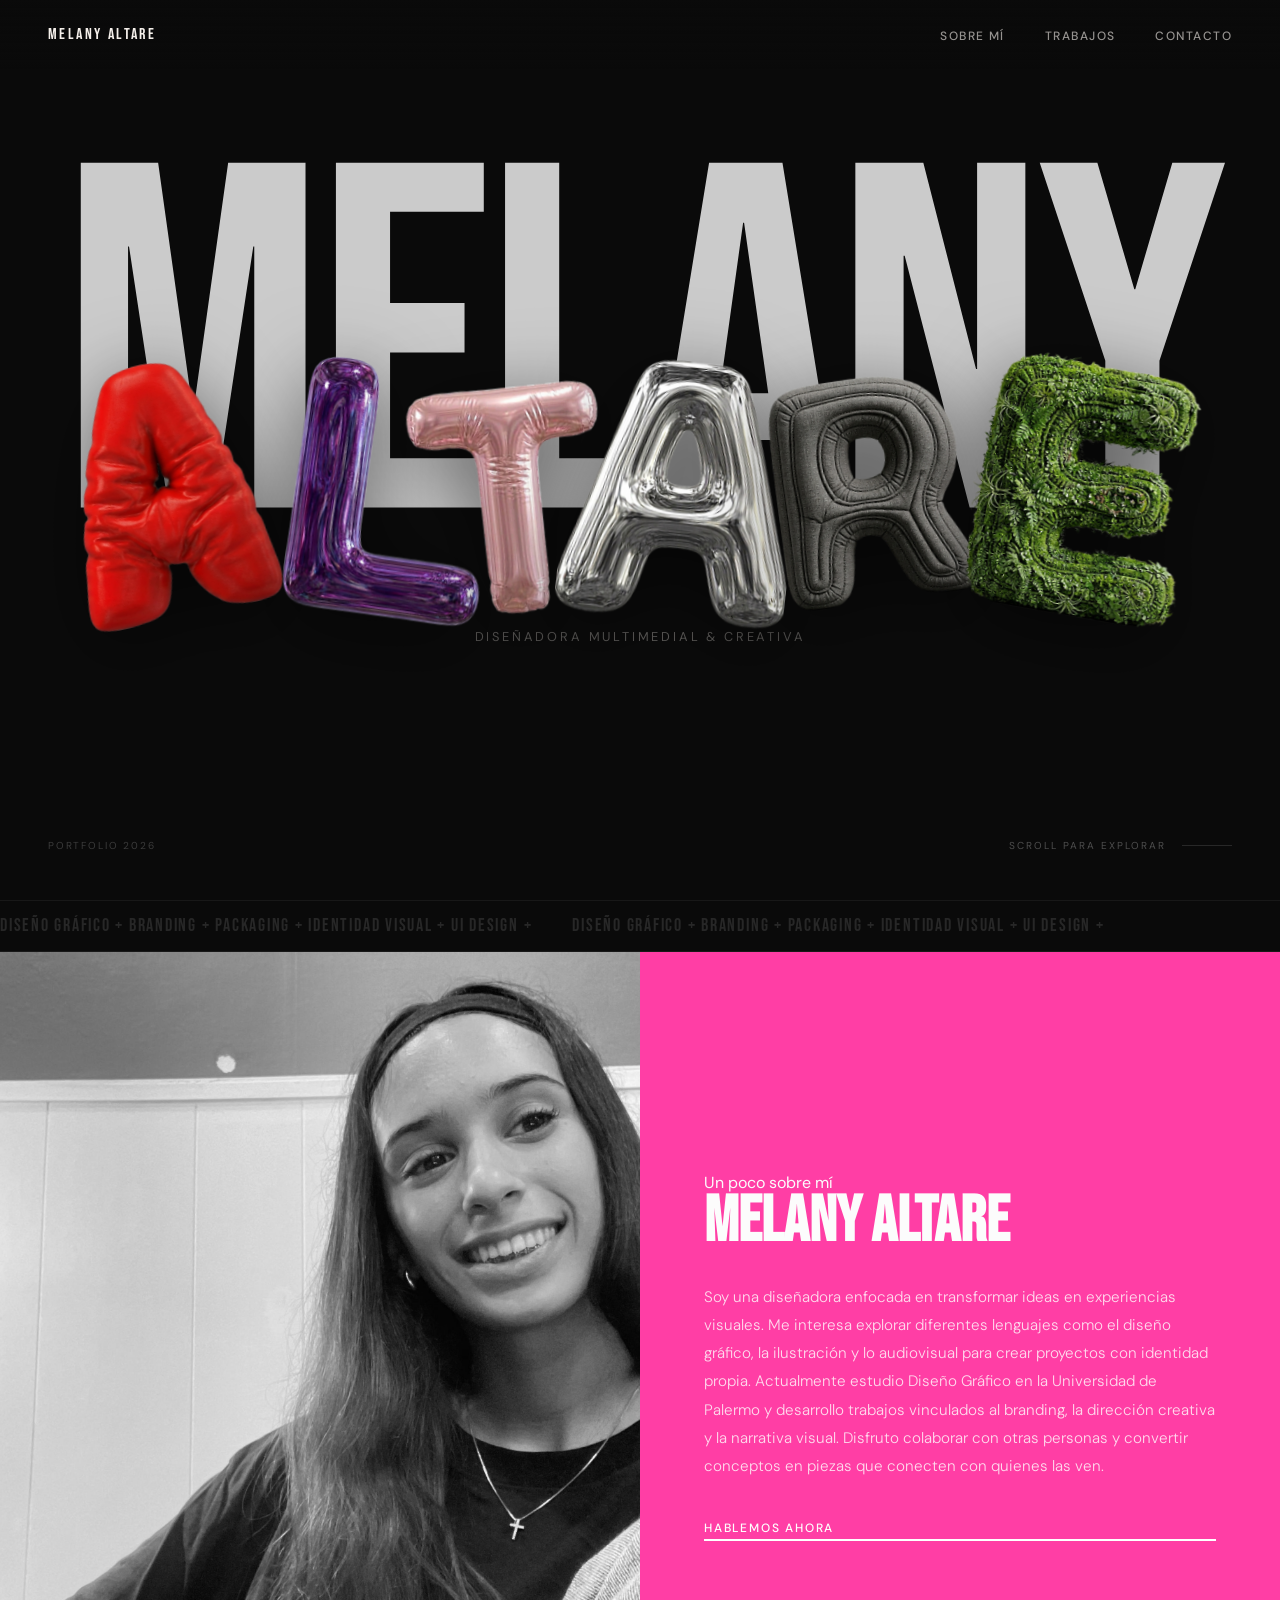
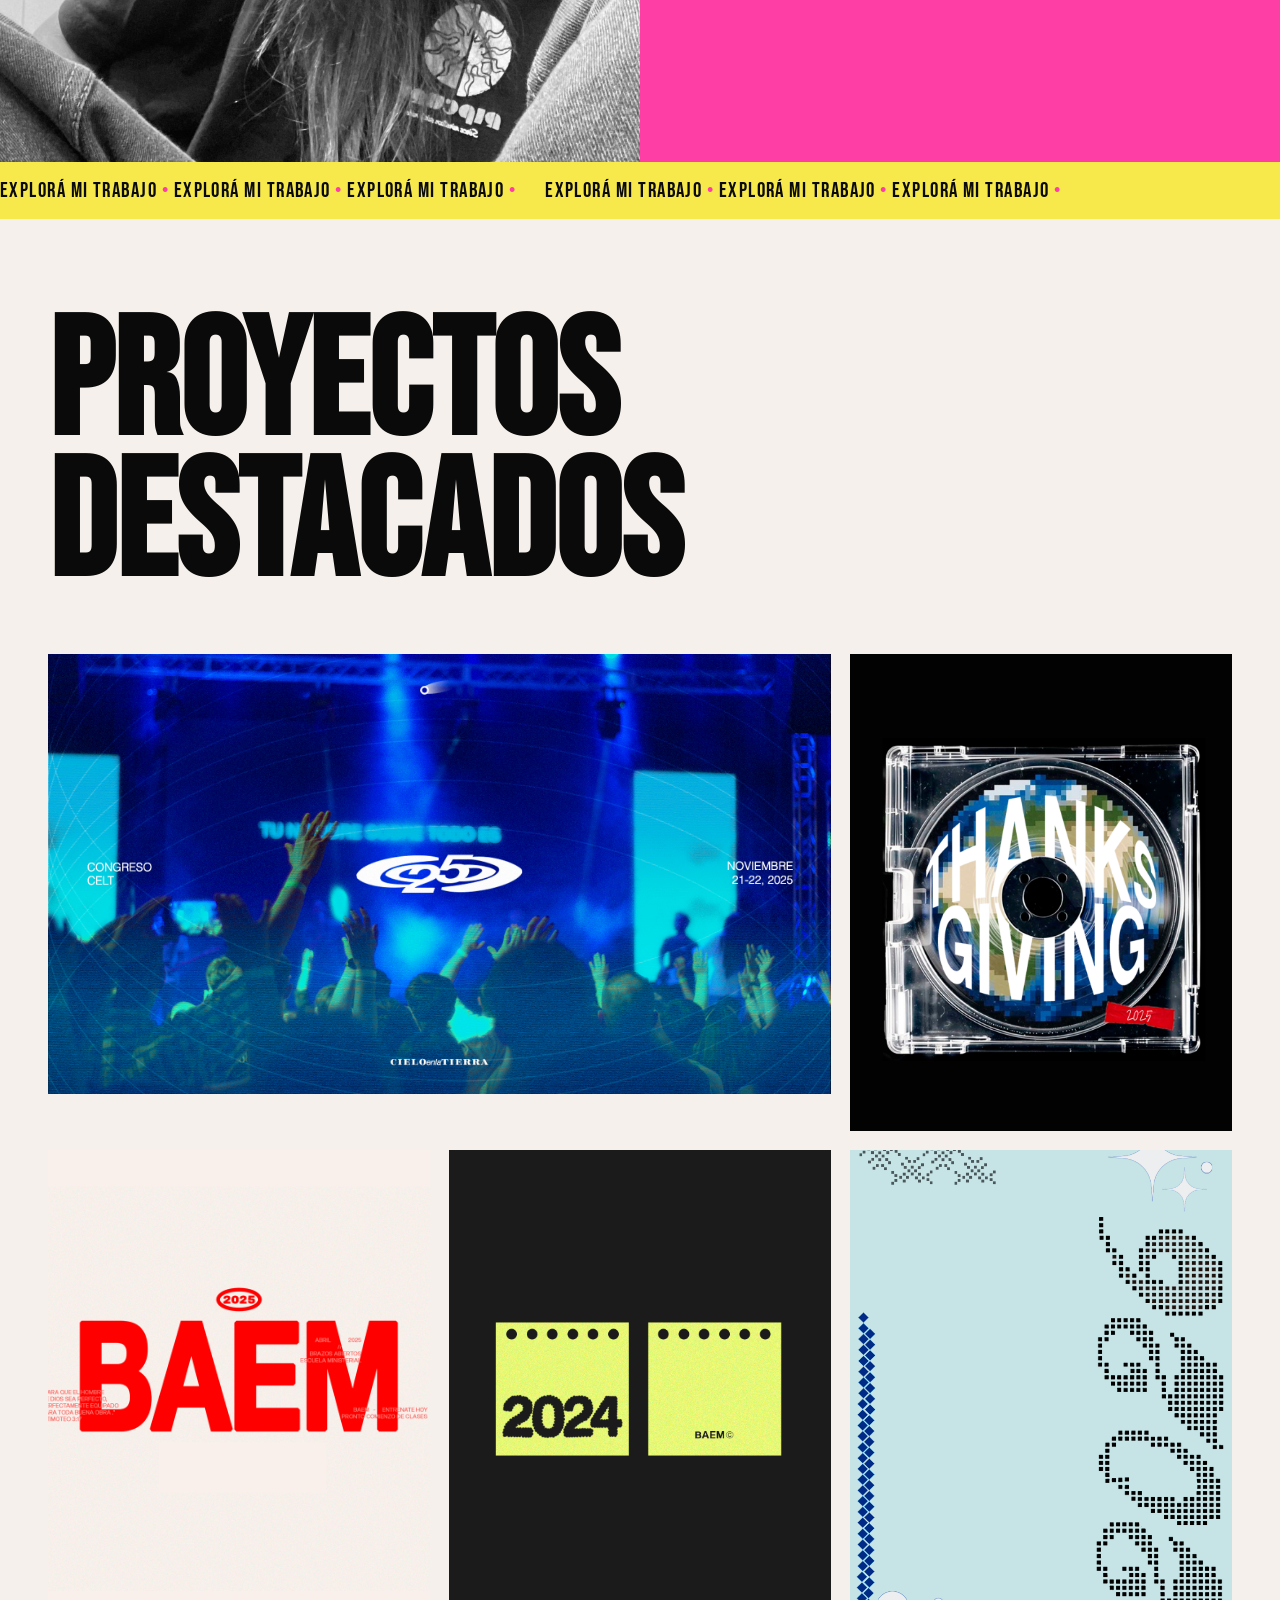
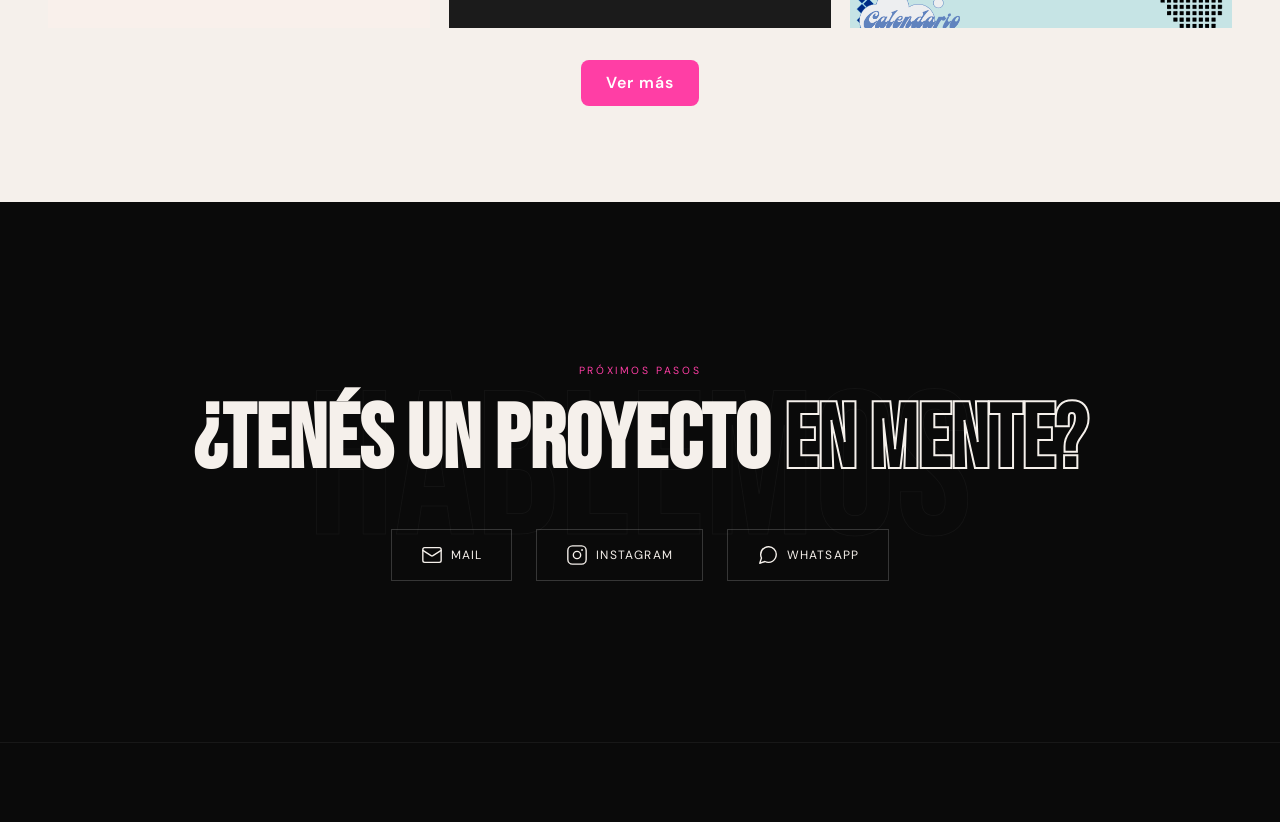
<file: index.html>
<!DOCTYPE html>
<html lang="es">
<head>
    <meta charset="UTF-8">
    <meta name="viewport" content="width=device-width, initial-scale=1.0">
    <title>Melany Altare</title>
    <link href="https://fonts.googleapis.com/css2?family=Bebas+Neue&family=DM+Sans:wght@300;400;500&display=swap" rel="stylesheet">
    <link rel="stylesheet" href="styles.css">
</head>
<body>

    <div id="cur"></div>
    <div id="fol"></div>

    <nav>
        <a href="#" class="nav-logo">Melany Altare</a>
        <ul class="nav-links">
            <li><a href="#about">Sobre mí</a></li>
            <li><a href="#work">Trabajos</a></li>
            <li><a href="#contact">Contacto</a></li>
        </ul>
    </nav>

    <section id="hero">
        <div class="hero-bg-word">MELANY</div>
        
        <div class="hero-center">
            <div class="altare">
                <img src="A_1.png" alt="A" class="letter a-letra-1">
                <img src="L.png" alt="L" class="letter l-letra">
                <img src="T.png" alt="T" class="letter t-letra">
                <img src="A_2.png" alt="A" class="letter a-letra-2">
                <img src="R.png" alt="R" class="letter r-letra">
                <img src="E.png" alt="E" class="letter e-letra">
            </div>
            <p class="hero-sub">Diseñadora Multimedial & Creativa</p>
        </div>

        <div class="hero-tl">
            <span>Portfolio 2026</span>
        </div>

        <div class="hero-tr">
            <span>Scroll para explorar</span>
            <div class="sbar"></div>
        </div>
    </section>

    <div class="mq">
        <div class="mq-inner">
            <span>DISEÑO GRÁFICO <span class="pk">+</span> BRANDING <span class="pk">+</span> PACKAGING <span class="pk">+</span> IDENTIDAD VISUAL <span class="pk">+</span> UI DESIGN <span class="pk">+</span> </span>
            <span>DISEÑO GRÁFICO <span class="pk">+</span> BRANDING <span class="pk">+</span> PACKAGING <span class="pk">+</span> IDENTIDAD VISUAL <span class="pk">+</span> UI DESIGN <span class="pk">+</span> </span>
        </div>
    </div>

    <section id="about">
        <div class="ab-img">
            <img src="Foto de Melany Altare.jpeg" alt="Foto de Melany Altare" class="profile-pic">
        </div>
        <div class="ab-txt">
            <span class="ab-title">Un poco sobre mí</span>
            <h2 class="ab-h">Melany Altare</h2>
            <p class="ab-p">Soy una diseñadora enfocada en transformar ideas en experiencias visuales. Me interesa explorar diferentes lenguajes como el diseño gráfico, la ilustración y lo audiovisual para crear proyectos con identidad propia.
Actualmente estudio Diseño Gráfico en la Universidad de Palermo y desarrollo trabajos vinculados al branding, la dirección creativa y la narrativa visual. Disfruto colaborar con otras personas y convertir conceptos en piezas que conecten con quienes las ven.</p>
            <a href="#contact" class="ab-cta">Hablemos ahora</a>
        </div>
    </section>

    <div class="band">
        <div class="band-inner">
            <span>EXPLORÁ MI TRABAJO <span class="dot">•</span> EXPLORÁ MI TRABAJO <span class="dot">•</span> EXPLORÁ MI TRABAJO <span class="dot">•</span></span>
            <span>EXPLORÁ MI TRABAJO <span class="dot">•</span> EXPLORÁ MI TRABAJO <span class="dot">•</span> EXPLORÁ MI TRABAJO <span class="dot">•</span></span>
        </div>
    </div>

    <section id="work">
        <h2 class="wk-h rv">PROYECTOS<br>DESTACADOS</h2>
        <div class="wgrid">

            <div class="wi rv">
                <div class="wi-bg">
                    <img src="celt 25 pantalla.png" alt="Congreso CELT 25">
                </div>
                <div class="wi-ov">
                    <h3 class="wi-t">Congreso CELT 25</h3>
                    <span class="wi-c">Diseño de Evento</span>
                </div>
            </div>

            <div class="wi rv">
                <div class="wi-bg">
                    <img src="thanksgiving 2025.png" alt="Thanksgiving 2025">
                </div>
                <div class="wi-ov">
                    <h3 class="wi-t">Thanksgiving 2025</h3>
                    <span class="wi-c">Diseño Gráfico</span>
                </div>
            </div>

            <div class="wi rv">
                <div class="wi-bg">
                    <img src="BAEMM.png" alt="BAEM 2025">
                </div>
                <div class="wi-ov">
                    <h3 class="wi-t">BAEM 2025</h3>
                    <span class="wi-c">Identidad Visual</span>
                </div>
            </div>

            <div class="wi rv">
                <div class="wi-bg">
                    <img src="calendario 1.png" alt="Calendario">
                </div>
                <div class="wi-ov">
                    <h3 class="wi-t">Calendario</h3>
                    <span class="wi-c">Diseño Editorial</span>
                </div>
            </div>

            <div class="wi rv">
                <div class="wi-bg">
                    <img src="2026 tapa.png" alt="Tapa 2026">
                </div>
                <div class="wi-ov">
                    <h3 class="wi-t">Tapa 2026</h3>
                    <span class="wi-c">Diseño Editorial</span>
                </div>
            </div>

        </div>
        <div class="more-wrap">
            <a class="more-btn" href="https://melanyaltare.myportfolio.com" target="_blank" rel="noopener">Ver más</a>
        </div>
    </section>

    <section id="contact">
        <div class="ct-ghost">HABLEMOS</div>
        <span class="ct-lbl">Próximos pasos</span>
        <h2 class="ct-h">¿Tenés un proyecto <em>en mente?</em></h2>
        <div class="ct-btns">

            <!-- Mail -->
            <a href="mailto:melaaltare@gmail.com" class="cbtn" aria-label="Enviame un mail">
                <svg xmlns="http://www.w3.org/2000/svg" width="22" height="22" viewBox="0 0 24 24" fill="none" stroke="currentColor" stroke-width="1.5" stroke-linecap="round" stroke-linejoin="round">
                    <rect x="2" y="4" width="20" height="16" rx="2"/>
                    <path d="m22 7-8.97 5.7a1.94 1.94 0 0 1-2.06 0L2 7"/>
                </svg>
                <span>Mail</span>
            </a>

            <!-- Instagram -->
            <a href="https://www.instagram.com/melany.altare" target="_blank" rel="noopener" class="cbtn" aria-label="Instagram">
                <svg xmlns="http://www.w3.org/2000/svg" width="22" height="22" viewBox="0 0 24 24" fill="none" stroke="currentColor" stroke-width="1.5" stroke-linecap="round" stroke-linejoin="round">
                    <rect x="2" y="2" width="20" height="20" rx="5" ry="5"/>
                    <circle cx="12" cy="12" r="4"/>
                    <circle cx="17.5" cy="6.5" r="1" fill="currentColor" stroke="none"/>
                </svg>
                <span>Instagram</span>
            </a>

            <!-- WhatsApp -->
            <a href="https://wa.me/5493424211734" target="_blank" rel="noopener" class="cbtn" aria-label="WhatsApp">
                <svg xmlns="http://www.w3.org/2000/svg" width="22" height="22" viewBox="0 0 24 24" fill="none" stroke="currentColor" stroke-width="1.5" stroke-linecap="round" stroke-linejoin="round">
                    <path d="M21 11.5a8.38 8.38 0 0 1-.9 3.8 8.5 8.5 0 0 1-7.6 4.7 8.38 8.38 0 0 1-3.8-.9L3 21l1.9-5.7a8.38 8.38 0 0 1-.9-3.8 8.5 8.5 0 0 1 4.7-7.6 8.38 8.38 0 0 1 3.8-.9h.5a8.48 8.48 0 0 1 8 8v.5z"/>
                </svg>
                <span>WhatsApp</span>
            </a>

        </div>
    </section>

    <footer>
        <div class="rv">© 2026 Melany Altare. Todos los derechos reservados.</div>
        <div class="rv">Santa Fe, Argentina</div>
    </footer>

    <script>
        const cur = document.getElementById('cur');
        const fol = document.getElementById('fol');

        document.addEventListener('mousemove', (e) => {
            cur.style.left = e.clientX + 'px';
            cur.style.top = e.clientY + 'px';
            fol.style.left = e.clientX + 'px';
            fol.style.top = e.clientY + 'px';
        });

        const observer = new IntersectionObserver((entries) => {
            entries.forEach(entry => {
                if (entry.isIntersecting) {
                    entry.target.classList.add('on');
                }
            });
        });

        document.querySelectorAll('.rv').forEach((el) => observer.observe(el));
    </script>

</body>
</html>
</file>
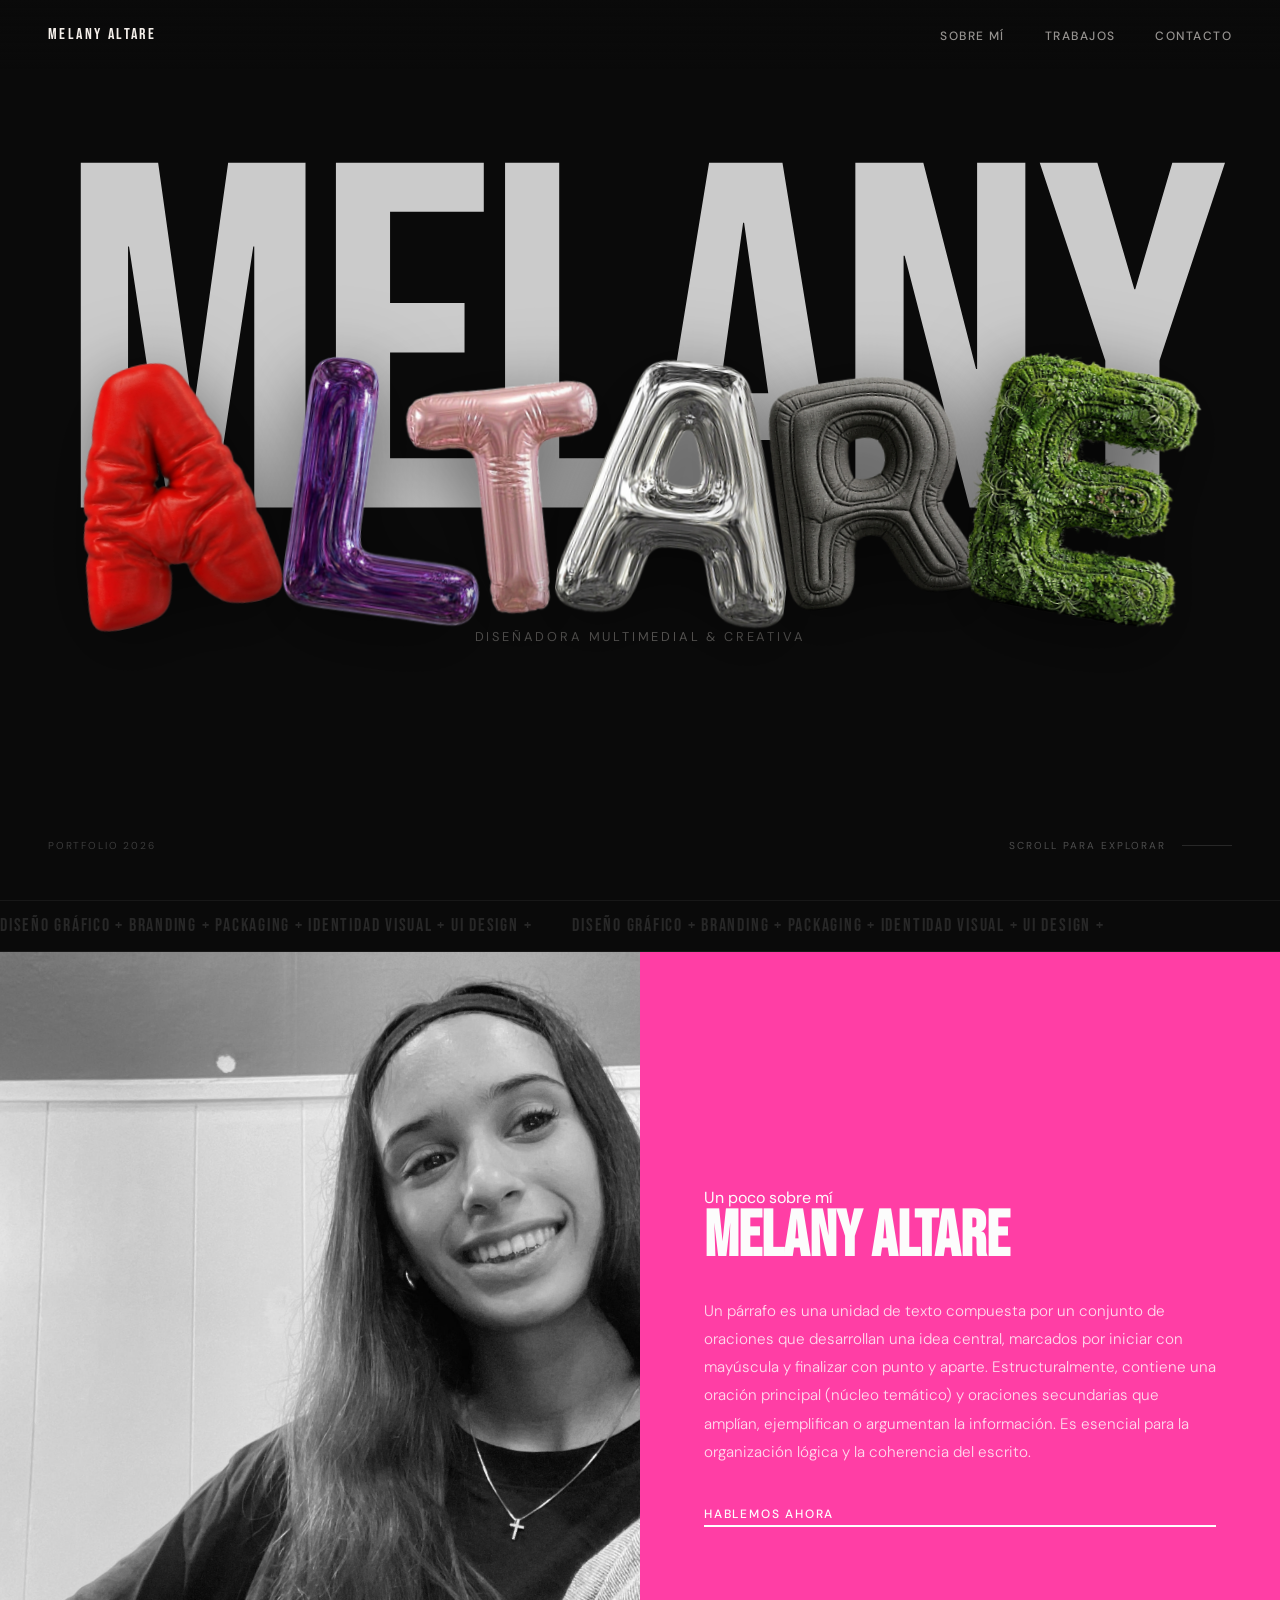
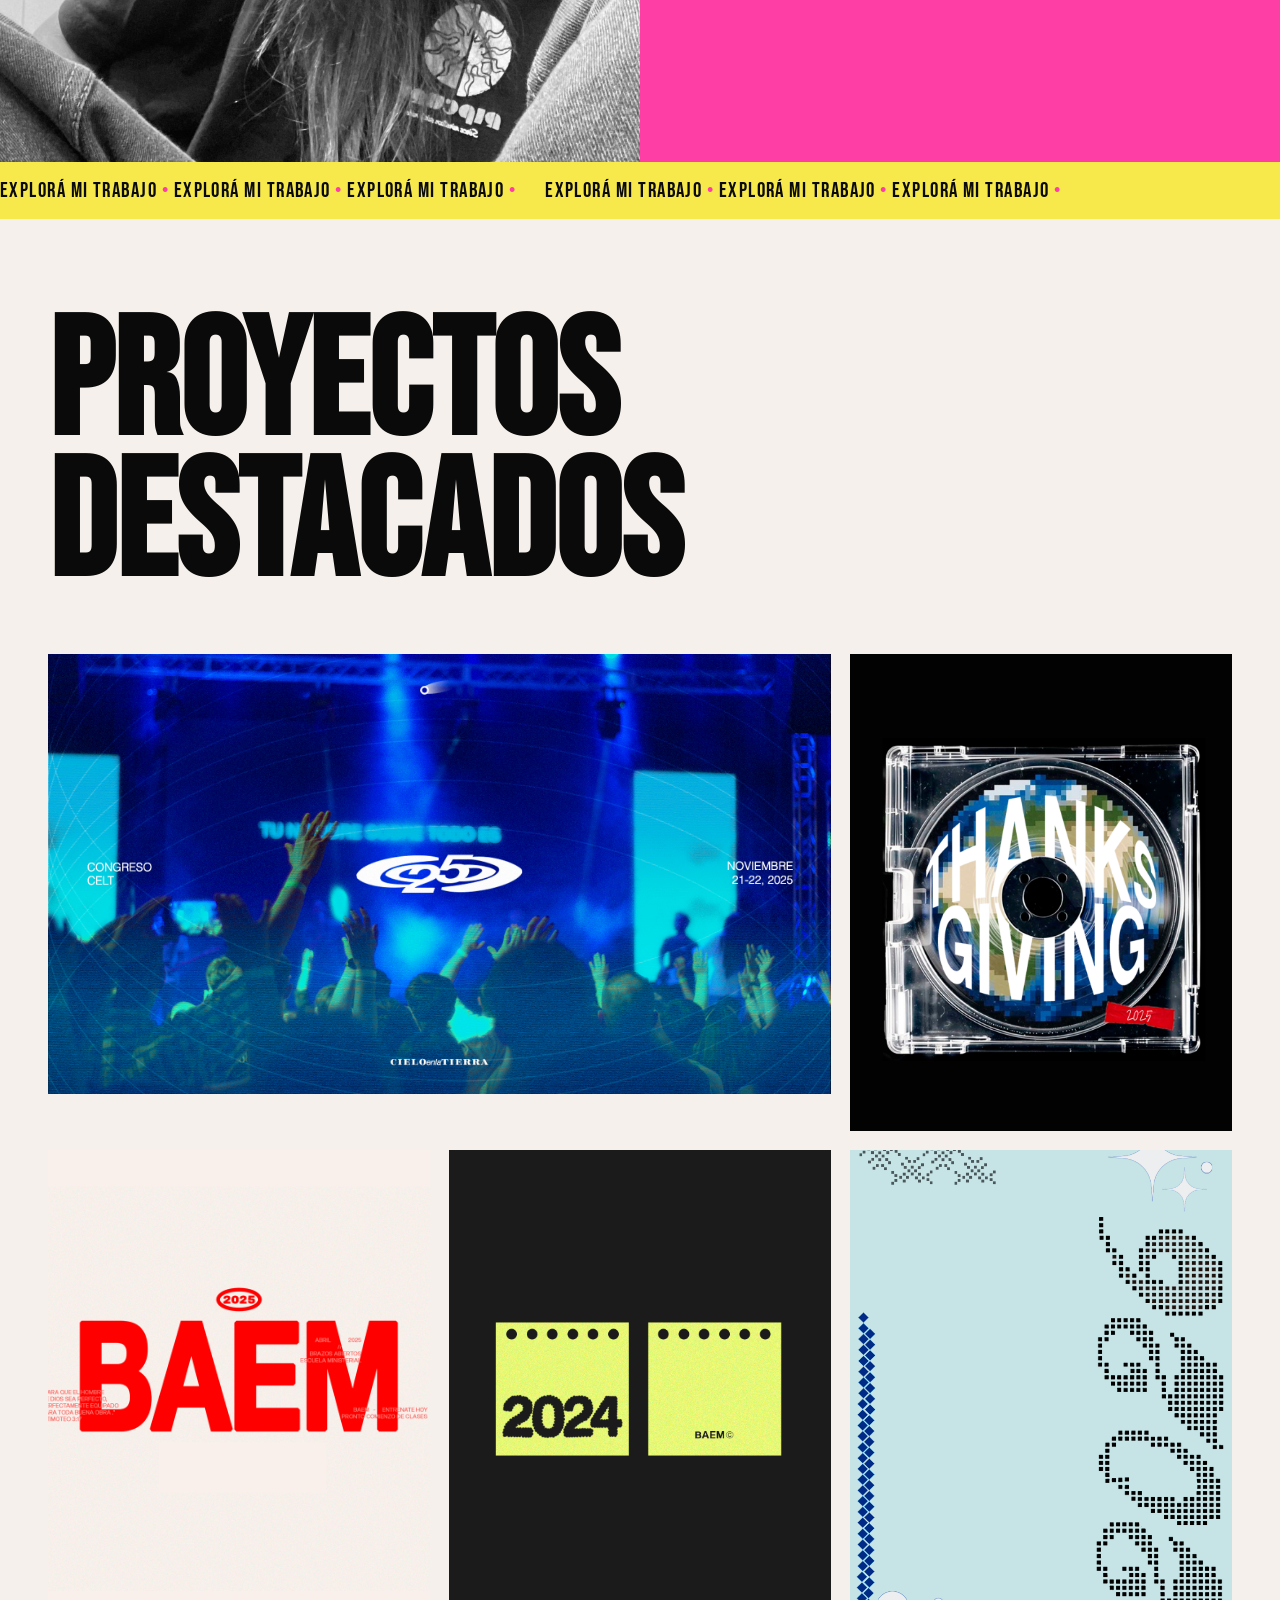
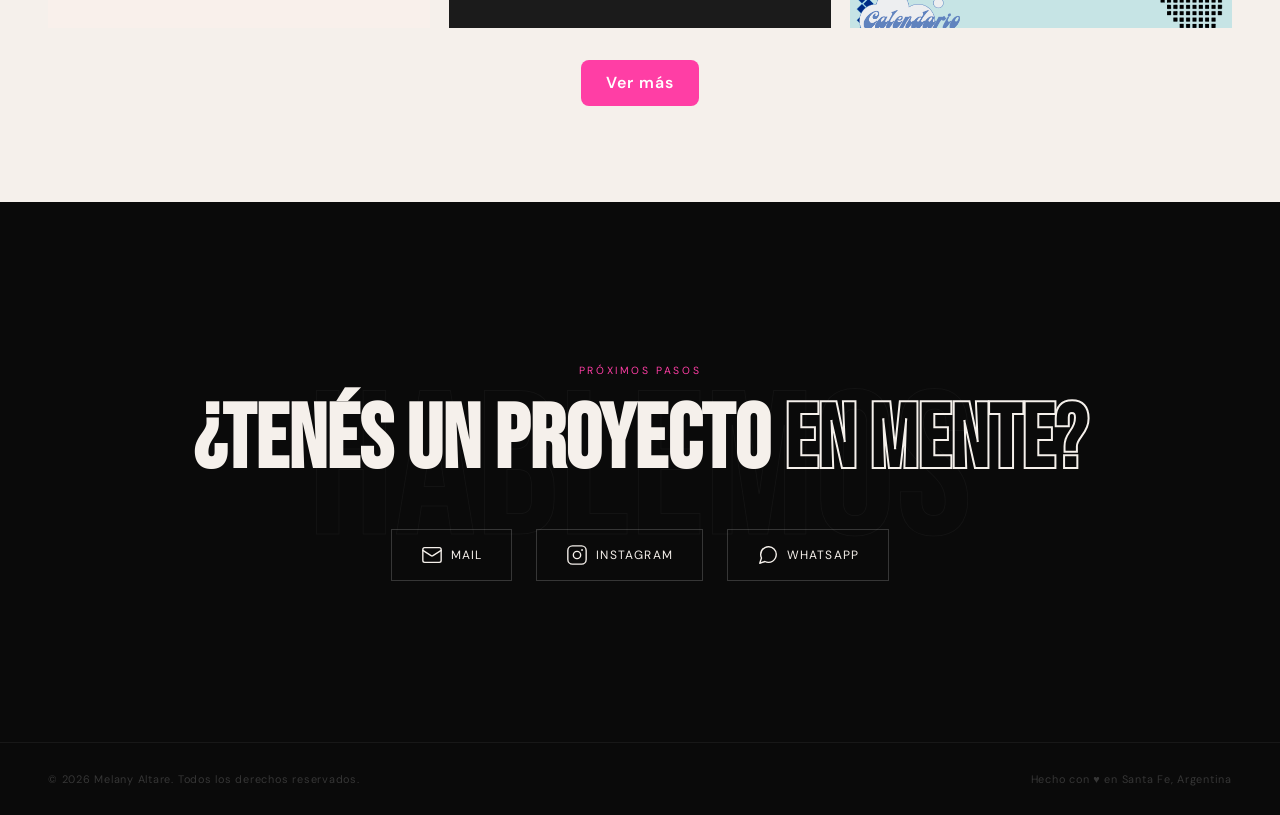
<file: index_1.html>
<!DOCTYPE html>
<html lang="es">
<head>
    <meta charset="UTF-8">
    <meta name="viewport" content="width=device-width, initial-scale=1.0">
    <title>Melany Altare</title>
    <link href="https://fonts.googleapis.com/css2?family=Bebas+Neue&family=DM+Sans:wght@300;400;500&display=swap" rel="stylesheet">
    <link rel="stylesheet" href="styles.css">
</head>
<body>

    <div id="cur"></div>
    <div id="fol"></div>

    <nav>
        <a href="#" class="nav-logo">Melany Altare</a>
        <ul class="nav-links">
            <li><a href="#about">Sobre mí</a></li>
            <li><a href="#work">Trabajos</a></li>
            <li><a href="#contact">Contacto</a></li>
        </ul>
    </nav>

    <section id="hero">
        <div class="hero-bg-word">MELANY</div>
        
        <div class="hero-center">
            <div class="altare">
                <img src="A_1.png" alt="A" class="letter a-letra-1">
                <img src="L.png" alt="L" class="letter l-letra">
                <img src="T.png" alt="T" class="letter t-letra">
                <img src="A_2.png" alt="A" class="letter a-letra-2">
                <img src="R.png" alt="R" class="letter r-letra">
                <img src="E.png" alt="E" class="letter e-letra">
            </div>
            <p class="hero-sub">Diseñadora Multimedial & Creativa</p>
        </div>

        <div class="hero-tl">
            <span>Portfolio 2026</span>
        </div>

        <div class="hero-tr">
            <span>Scroll para explorar</span>
            <div class="sbar"></div>
        </div>
    </section>

    <div class="mq">
        <div class="mq-inner">
            <span>DISEÑO GRÁFICO <span class="pk">+</span> BRANDING <span class="pk">+</span> PACKAGING <span class="pk">+</span> IDENTIDAD VISUAL <span class="pk">+</span> UI DESIGN <span class="pk">+</span> </span>
            <span>DISEÑO GRÁFICO <span class="pk">+</span> BRANDING <span class="pk">+</span> PACKAGING <span class="pk">+</span> IDENTIDAD VISUAL <span class="pk">+</span> UI DESIGN <span class="pk">+</span> </span>
        </div>
    </div>

    <section id="about">
        <div class="ab-img">
            <img src="Foto de Melany Altare.jpeg" alt="Foto de Melany Altare" class="profile-pic">
        </div>
        <div class="ab-txt">
            <span class="ab-title">Un poco sobre mí</span>
            <h2 class="ab-h">Melany Altare</h2>
            <p class="ab-p">Un párrafo es una unidad de texto compuesta por un conjunto de oraciones que desarrollan una idea central, marcados por iniciar con mayúscula y finalizar con punto y aparte. Estructuralmente, contiene una oración principal (núcleo temático) y oraciones secundarias que amplían, ejemplifican o argumentan la información. Es esencial para la organización lógica y la coherencia del escrito.</p>
            <a href="#contact" class="ab-cta">Hablemos ahora</a>
        </div>
    </section>

    <div class="band">
        <div class="band-inner">
            <span>EXPLORÁ MI TRABAJO <span class="dot">•</span> EXPLORÁ MI TRABAJO <span class="dot">•</span> EXPLORÁ MI TRABAJO <span class="dot">•</span></span>
            <span>EXPLORÁ MI TRABAJO <span class="dot">•</span> EXPLORÁ MI TRABAJO <span class="dot">•</span> EXPLORÁ MI TRABAJO <span class="dot">•</span></span>
        </div>
    </div>

    <section id="work">
        <h2 class="wk-h rv">PROYECTOS<br>DESTACADOS</h2>
        <div class="wgrid">

            <div class="wi rv">
                <div class="wi-bg">
                    <img src="celt 25 pantalla.png" alt="Congreso CELT 25">
                </div>
                <div class="wi-ov">
                    <h3 class="wi-t">Congreso CELT 25</h3>
                    <span class="wi-c">Diseño de Evento</span>
                </div>
            </div>

            <div class="wi rv">
                <div class="wi-bg">
                    <img src="thanksgiving 2025.png" alt="Thanksgiving 2025">
                </div>
                <div class="wi-ov">
                    <h3 class="wi-t">Thanksgiving 2025</h3>
                    <span class="wi-c">Diseño Gráfico</span>
                </div>
            </div>

            <div class="wi rv">
                <div class="wi-bg">
                    <img src="BAEMM.png" alt="BAEM 2025">
                </div>
                <div class="wi-ov">
                    <h3 class="wi-t">BAEM 2025</h3>
                    <span class="wi-c">Identidad Visual</span>
                </div>
            </div>

            <div class="wi rv">
                <div class="wi-bg">
                    <img src="calendario 1.png" alt="Calendario">
                </div>
                <div class="wi-ov">
                    <h3 class="wi-t">Calendario</h3>
                    <span class="wi-c">Diseño Editorial</span>
                </div>
            </div>

            <div class="wi rv">
                <div class="wi-bg">
                    <img src="2026 tapa.png" alt="Tapa 2026">
                </div>
                <div class="wi-ov">
                    <h3 class="wi-t">Tapa 2026</h3>
                    <span class="wi-c">Diseño Editorial</span>
                </div>
            </div>

        </div>
        <div class="more-wrap">
            <a class="more-btn" href="https://melanyaltare.myportfolio.com" target="_blank" rel="noopener">Ver más</a>
        </div>
    </section>

    <section id="contact">
        <div class="ct-ghost">HABLEMOS</div>
        <span class="ct-lbl">Próximos pasos</span>
        <h2 class="ct-h">¿Tenés un proyecto <em>en mente?</em></h2>
        <div class="ct-btns">

            <!-- Mail -->
            <a href="mailto:melaaltare@gmail.com" class="cbtn" aria-label="Enviame un mail">
                <svg xmlns="http://www.w3.org/2000/svg" width="22" height="22" viewBox="0 0 24 24" fill="none" stroke="currentColor" stroke-width="1.5" stroke-linecap="round" stroke-linejoin="round">
                    <rect x="2" y="4" width="20" height="16" rx="2"/>
                    <path d="m22 7-8.97 5.7a1.94 1.94 0 0 1-2.06 0L2 7"/>
                </svg>
                <span>Mail</span>
            </a>

            <!-- Instagram -->
            <a href="https://www.instagram.com/melany.altare" target="_blank" rel="noopener" class="cbtn" aria-label="Instagram">
                <svg xmlns="http://www.w3.org/2000/svg" width="22" height="22" viewBox="0 0 24 24" fill="none" stroke="currentColor" stroke-width="1.5" stroke-linecap="round" stroke-linejoin="round">
                    <rect x="2" y="2" width="20" height="20" rx="5" ry="5"/>
                    <circle cx="12" cy="12" r="4"/>
                    <circle cx="17.5" cy="6.5" r="1" fill="currentColor" stroke="none"/>
                </svg>
                <span>Instagram</span>
            </a>

            <!-- WhatsApp -->
            <a href="https://wa.me/5493424211734" target="_blank" rel="noopener" class="cbtn" aria-label="WhatsApp">
                <svg xmlns="http://www.w3.org/2000/svg" width="22" height="22" viewBox="0 0 24 24" fill="none" stroke="currentColor" stroke-width="1.5" stroke-linecap="round" stroke-linejoin="round">
                    <path d="M21 11.5a8.38 8.38 0 0 1-.9 3.8 8.5 8.5 0 0 1-7.6 4.7 8.38 8.38 0 0 1-3.8-.9L3 21l1.9-5.7a8.38 8.38 0 0 1-.9-3.8 8.5 8.5 0 0 1 4.7-7.6 8.38 8.38 0 0 1 3.8-.9h.5a8.48 8.48 0 0 1 8 8v.5z"/>
                </svg>
                <span>WhatsApp</span>
            </a>

        </div>
    </section>

    <footer>
        <div class="rv">© 2026 Melany Altare. Todos los derechos reservados.</div>
        <div class="rv">Hecho con ♥ en Santa Fe, Argentina</div>
    </footer>

    <script>
        const cur = document.getElementById('cur');
        const fol = document.getElementById('fol');

        document.addEventListener('mousemove', (e) => {
            cur.style.left = e.clientX + 'px';
            cur.style.top = e.clientY + 'px';
            fol.style.left = e.clientX + 'px';
            fol.style.top = e.clientY + 'px';
        });

        const observer = new IntersectionObserver((entries) => {
            entries.forEach(entry => {
                if (entry.isIntersecting) {
                    entry.target.classList.add('on');
                }
            });
        });

        document.querySelectorAll('.rv').forEach((el) => observer.observe(el));
    </script>

</body>
</html>
</file>
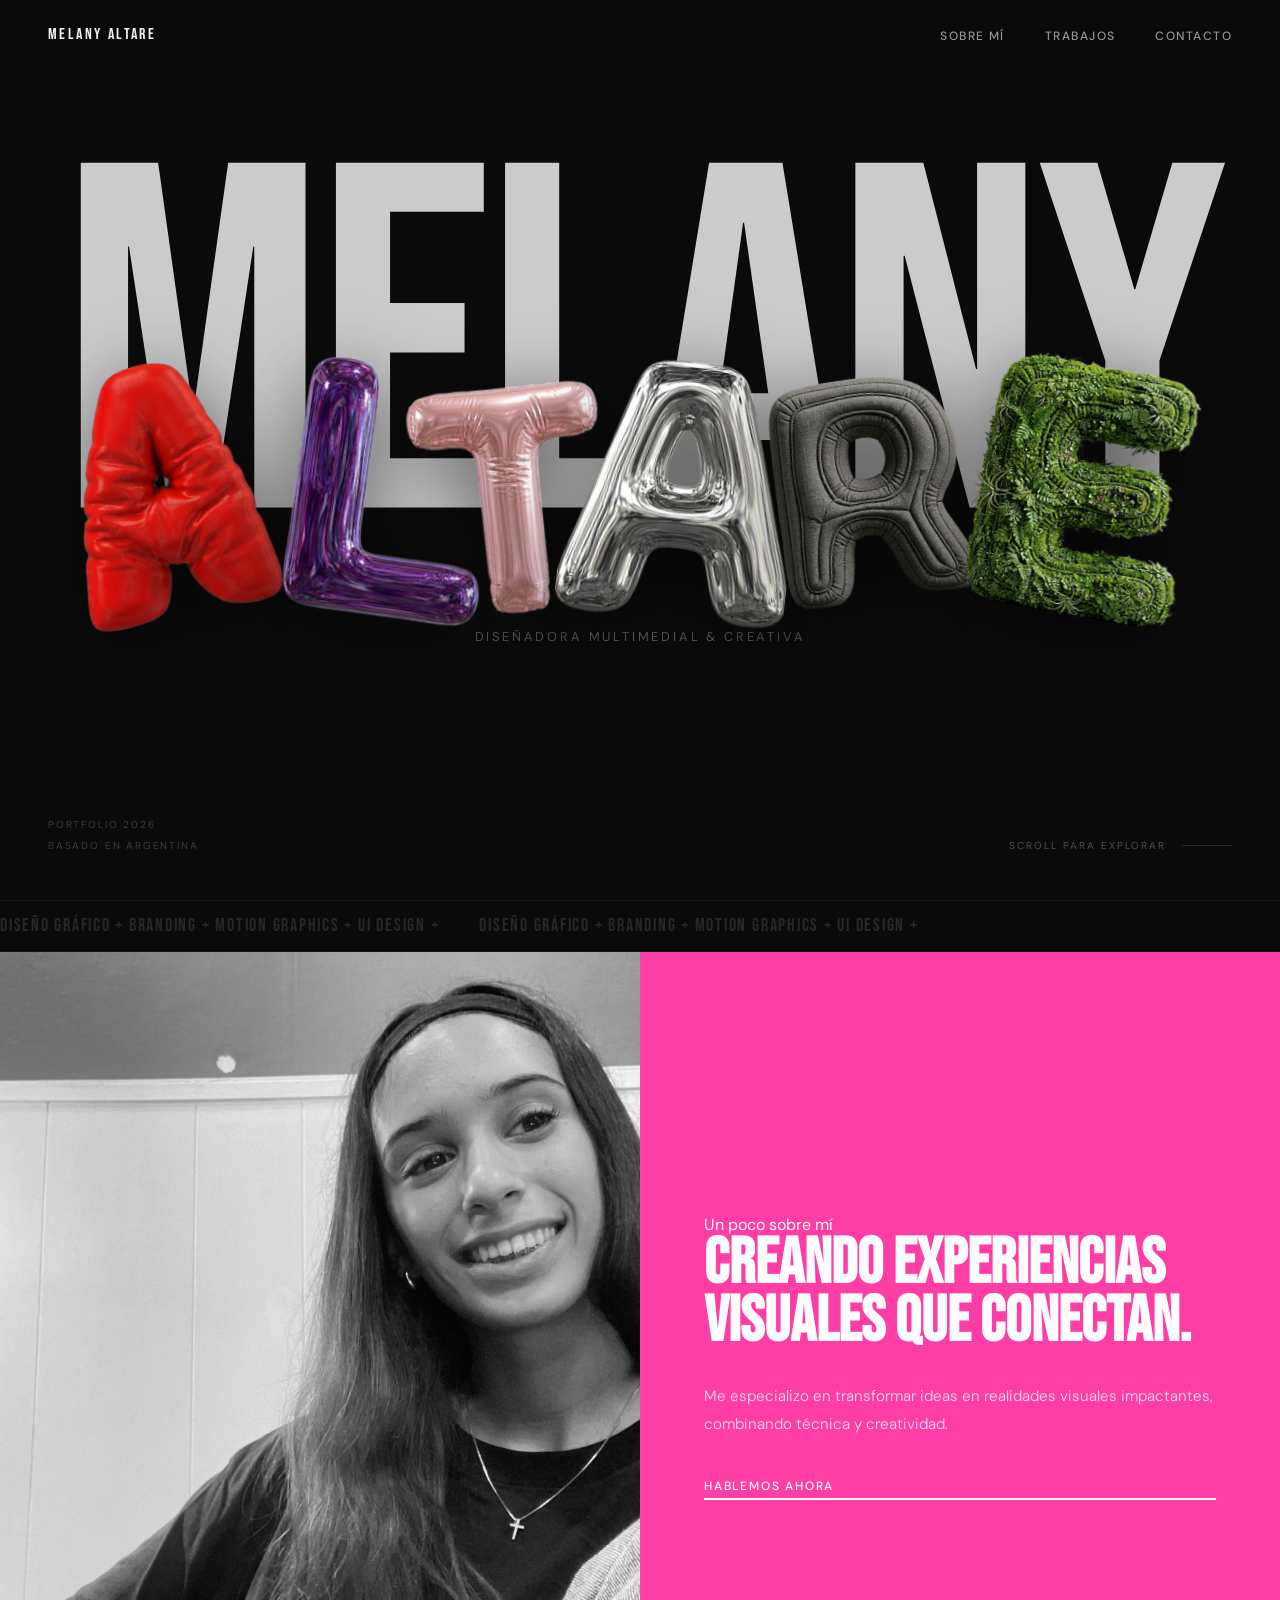
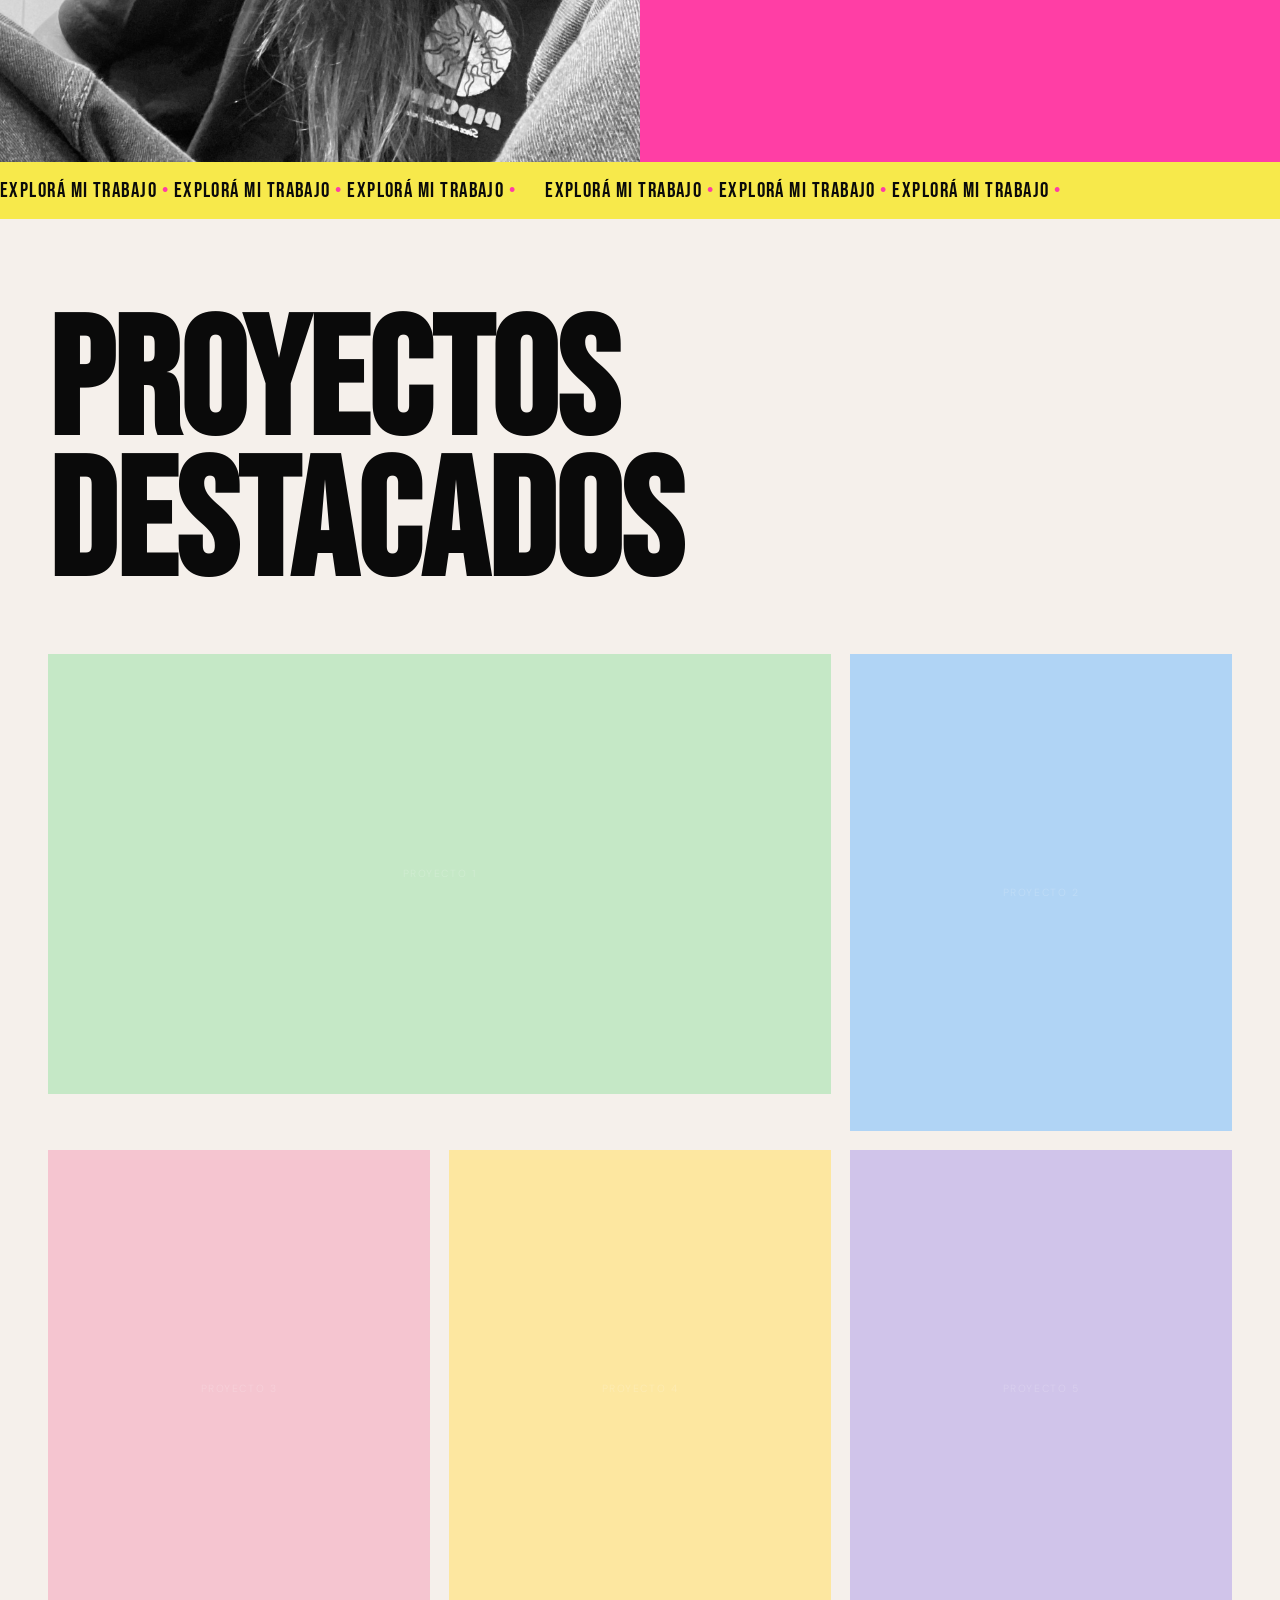
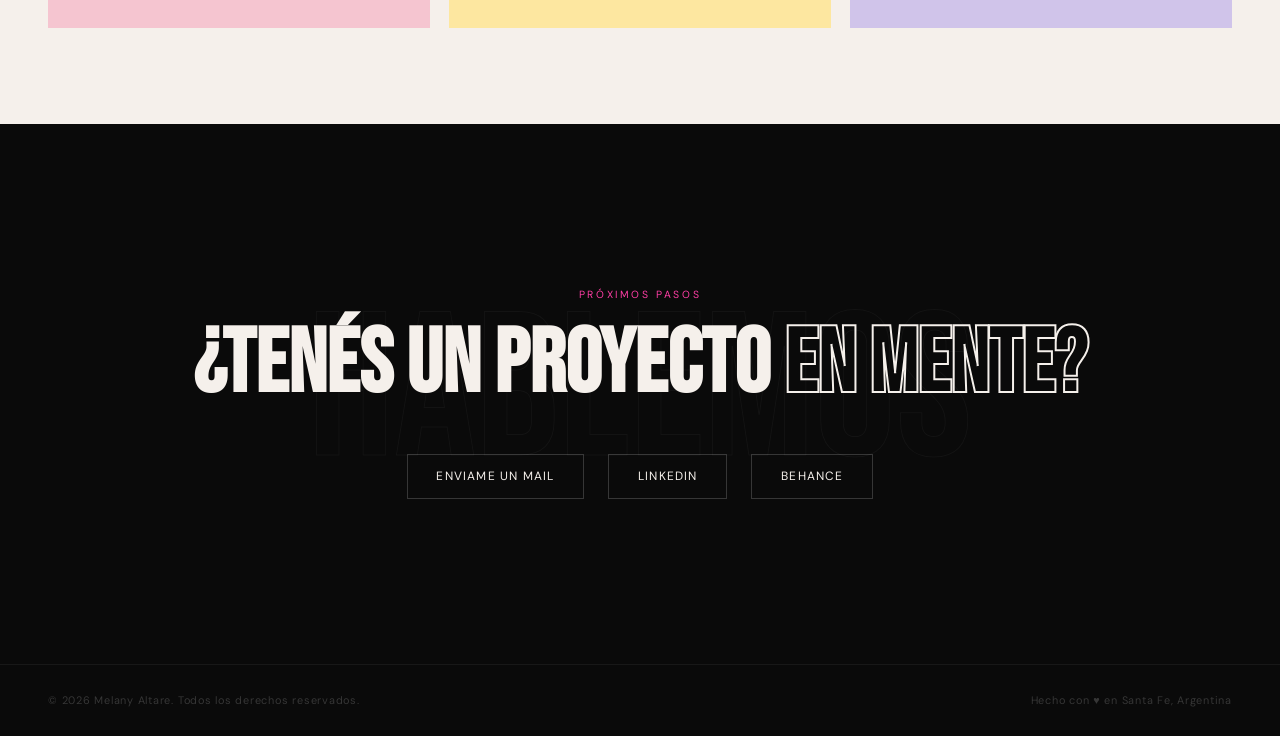
<file: melany-portfolio-clean.html>
<!DOCTYPE html>
<html lang="es">
<head>
    <meta charset="UTF-8">
    <meta name="viewport" content="width=device-width, initial-scale=1.0">
    <title>Melany Altare</title>
    <link href="https://fonts.googleapis.com/css2?family=Bebas+Neue&family=DM+Sans:wght@300;400;500&display=swap" rel="stylesheet">
    <link rel="stylesheet" href="styles.css">
</head>
<body>

    <div id="cur"></div>
    <div id="fol"></div>

    <nav>
        <a href="#" class="nav-logo">Melany Altare</a>
        <ul class="nav-links">
            <li><a href="#about">Sobre mí</a></li>
            <li><a href="#work">Trabajos</a></li>
            <li><a href="#contact">Contacto</a></li>
        </ul>
    </nav>

    <section id="hero">
        <div class="hero-bg-word">MELANY</div>
        
        <div class="hero-center">
            <div class="altare">
                <img src="A_1.png" alt="A" class="letter a-letra-1">
                <img src="L.png" alt="L" class="letter l-letra">
                <img src="T.png" alt="T" class="letter t-letra">
                <img src="A_2.png" alt="A" class="letter a-letra-2">
                <img src="R.png" alt="R" class="letter r-letra">
                <img src="E.png" alt="E" class="letter e-letra">
            </div>
            <p class="hero-sub">Diseñadora Multimedial & Creativa</p>
        </div>

        <div class="hero-tl">
            <span>Portfolio 2026</span>
            <span>Basado en Argentina</span>
        </div>

        <div class="hero-tr">
            <span>Scroll para explorar</span>
            <div class="sbar"></div>
        </div>
    </section>

    <div class="mq">
        <div class="mq-inner">
            <span>DISEÑO GRÁFICO <span class="pk">+</span> BRANDING <span class="pk">+</span> MOTION GRAPHICS <span class="pk">+</span> UI DESIGN <span class="pk">+</span> </span>
            <span>DISEÑO GRÁFICO <span class="pk">+</span> BRANDING <span class="pk">+</span> MOTION GRAPHICS <span class="pk">+</span> UI DESIGN <span class="pk">+</span> </span>
        </div>
    </div>

    <section id="about">
        <div class="ab-img">
            <img src="Foto de Melany Altare.jpeg" alt="Foto de Melany Altare" class="profile-pic">
        </div>
        <div class="ab-txt">
            <span class="ab-title">Un poco sobre mí</span>
            <h2 class="ab-h">Creando experiencias visuales que conectan.</h2>
            <p class="ab-p">Me especializo en transformar ideas en realidades visuales impactantes, combinando técnica y creatividad.</p>
            <a href="#contact" class="ab-cta">Hablemos ahora</a>
        </div>
    </section>

    <div class="band">
        <div class="band-inner">
            <span>EXPLORÁ MI TRABAJO <span class="dot">•</span> EXPLORÁ MI TRABAJO <span class="dot">•</span> EXPLORÁ MI TRABAJO <span class="dot">•</span></span>
            <span>EXPLORÁ MI TRABAJO <span class="dot">•</span> EXPLORÁ MI TRABAJO <span class="dot">•</span> EXPLORÁ MI TRABAJO <span class="dot">•</span></span>
        </div>
    </div>

    <section id="work">
        <h2 class="wk-h">PROYECTOS<br>DESTACADOS</h2>
        <div class="wgrid">
            <div class="wi c1 rv">
                <div class="wi-bg">Proyecto 1</div>
                <div class="wi-ov">
                    <span class="wi-c">Branding</span>
                    <h3 class="wi-t">Identidad Visual</h3>
                </div>
            </div>
            <div class="wi c2 rv">
                <div class="wi-bg">Proyecto 2</div>
                <div class="wi-ov">
                    <span class="wi-c">UI/UX</span>
                    <h3 class="wi-t">App Design</h3>
                </div>
            </div>
            <div class="wi c3 rv">
                <div class="wi-bg">Proyecto 3</div>
                <div class="wi-ov">
                    <span class="wi-c">Motion</span>
                    <h3 class="wi-t">Reel 2026</h3>
                </div>
            </div>
            <div class="wi c4 rv">
                <div class="wi-bg">Proyecto 4</div>
                <div class="wi-ov">
                    <span class="wi-c">Editorial</span>
                    <h3 class="wi-t">Revista Digital</h3>
                </div>
            </div>
            <div class="wi c5 rv">
                <div class="wi-bg">Proyecto 5</div>
                <div class="wi-ov">
                    <span class="wi-c">Social Media</span>
                    <h3 class="wi-t">Campaña Redes</h3>
                </div>
            </div>
        </div>
    </section>

    <section id="contact">
        <div class="ct-ghost">HABLEMOS</div>
        <span class="ct-lbl">Próximos pasos</span>
        <h2 class="ct-h">¿Tenés un proyecto <em>en mente?</em></h2>
        <div class="ct-btns">
            <a href="mailto:tuemail@ejemplo.com" class="cbtn">Enviame un mail</a>
            <a href="#" class="cbtn">LinkedIn</a>
            <a href="#" class="cbtn">Behance</a>
        </div>
    </section>

    <footer>
        <div class="rv">© 2026 Melany Altare. Todos los derechos reservados.</div>
        <div class="rv">Hecho con ♥ en Santa Fe, Argentina</div>
    </footer>

    <script>
        const cur = document.getElementById('cur');
        const fol = document.getElementById('fol');

        document.addEventListener('mousemove', (e) => {
            cur.style.left = e.clientX + 'px';
            cur.style.top = e.clientY + 'px';
            
            fol.style.left = e.clientX + 'px';
            fol.style.top = e.clientY + 'px';
        });

        // Animación para elementos con clase 'rv' al scrollear
        const observer = new IntersectionObserver((entries) => {
            entries.forEach(entry => {
                if(entry.isIntersecting) {
                    entry.target.classList.add('on');
                }
            });
        });
        
        document.querySelectorAll('.rv').forEach((el) => observer.observe(el));
    </script>

</body>
</html>
</file>
<file: styles.css>
:root {
    --bg:     #0a0a0a;
    --pink:   #ff3ea5;
    --cream:  #f5f0eb;
    --bebas:  'Bebas Neue', sans-serif;
}

*, *::before, *::after {
    margin: 0;
    padding: 0;
    box-sizing: border-box;
}

html {
    scroll-behavior: smooth;
}

body {
    background: var(--bg);
    color: var(--cream);
    font-family: 'DM Sans', sans-serif;
    overflow-x: hidden;
    cursor: auto;
}

/* --- Custom Cursor --- */
#cur, #fol {
    display: none;
}

/* --- Navegación --- */
nav {
    position: fixed;
    top: 0;
    left: 0;
    right: 0;
    z-index: 100;
    display: flex;
    justify-content: space-between;
    align-items: center;
    padding: 1.5rem 3rem;
    background: linear-gradient(to bottom, rgba(10,10,10,.8), transparent);
}

.nav-logo {
    font-family: var(--bebas);
    font-size: 1rem;
    letter-spacing: .15em;
    color: var(--cream);
    text-decoration: none;
}

.nav-links {
    display: flex;
    gap: 2.5rem;
    list-style: none;
}

.nav-links a {
    color: var(--cream);
    text-decoration: none;
    font-size: .75rem;
    letter-spacing: .12em;
    text-transform: uppercase;
    font-weight: 500;
    opacity: .6;
    transition: opacity .3s;
}

.nav-links a:hover {
    opacity: 1;
}

/* --- Hero Section --- */
#hero {
    min-height: 100vh;
    position: relative;
    overflow: hidden;
    display: flex;
    flex-direction: column;
    justify-content: center;
    align-items: center;
}

.hero-bg-word {
    position: absolute;
    top: 40%;
    left: 50%;
    transform: translate(-50%, -50%);
    font-family: var(--bebas);
    font-size: clamp(13.2rem, 38.5vw, 39.6rem);
    color: #fff;
    line-height: 1;
    letter-spacing: -.02em;
    pointer-events: none;
    z-index: 0;
    opacity: .79;
    white-space: nowrap;
}

.hero-center {
    position: relative;
    z-index: 2;
    display: flex;
    flex-direction: column;
    align-items: center;
    gap: 4rem;
}

.altare {
    display: flex;
    align-items: center;
    justify-content: center;
    gap: .4rem;
    position: relative;
    z-index: 10;
    transform: translateY(9vh);
}

.letter {
    height: auto;
    width: auto;
    display: block;
    opacity: 0;
    --rot: 0deg;
    --dx: 0px;
    transform: translateX(var(--dx)) translateY(30px) rotate(var(--rot));
    animation: fadeUp .9s cubic-bezier(.16, 1, .3, 1) forwards;
    filter: drop-shadow(0 18px 40px rgba(0,0,0,0.55));
    position: relative;
    will-change: transform, opacity;
}

.a-letra-1 {
    width: clamp(120px, 16vw, 260px);
    --rot: -12deg;
    animation-delay: 0.30s;
    --dx: 60px;
}

.l-letra {
    width: clamp(110px, 20vw, 240px);
    --rot: 8deg;
    animation-delay: 0.45s;
    --dx: 60px;
}

.t-letra {
    width: clamp(140px, 18vw, 300px);
    --rot: -6deg;
    animation-delay: 0.60s;
    --dx: -65px;
}

.a-letra-2 {
    width: clamp(140px, 18vw, 250px);
    --rot: 6deg;
    animation-delay: 0.75s;
    margin-left: -36px;
    --dx: -95px;
}

.r-letra {
    width: clamp(130px, 17vw, 200px);
    --rot: -8deg;
    animation-delay: 0.90s;
    margin-left: -30px;
    --dx: -100px;
}

.e-letra {
    width: clamp(140px, 18vw, 225px);
    --rot: 10deg;
    animation-delay: 1.05s;
    margin-left: -22px;
    --dx: -80px;
}

.letter:hover {
    transform: translateY(-25px) scale(1.2) !important;
    transition: all .3s cubic-bezier(.34, 1.56, .64, 1);
    filter: drop-shadow(0 20px 40px rgba(249, 249, 249, 0.5));
}

.hero-sub {
    font-size: .8rem;
    letter-spacing: .22em;
    text-transform: uppercase;
    color: rgba(245, 240, 235, .35);
    opacity: 0;
    animation: fadeIn .8s ease forwards 1.3s;
    text-align: center;
}

.hero-tl {
    position: absolute;
    bottom: 3rem;
    left: 3rem;
    display: flex;
    flex-direction: column;
    gap: .5rem;
    opacity: 0;
    animation: fadeIn .8s ease forwards 1.4s;
}

.hero-tl span {
    font-size: .63rem;
    letter-spacing: .18em;
    text-transform: uppercase;
    color: rgba(255, 255, 255, .2);
}

.hero-tr {
    position: absolute;
    bottom: 3rem;
    right: 3rem;
    display: flex;
    align-items: center;
    gap: 1rem;
    opacity: 0;
    animation: fadeIn .8s ease forwards 1.4s;
}

.hero-tr span {
    font-size: .63rem;
    letter-spacing: .2em;
    text-transform: uppercase;
    color: rgba(255, 255, 255, .28);
}

.sbar {
    width: 50px;
    height: 1px;
    background: rgba(255, 255, 255, .12);
    position: relative;
    overflow: hidden;
}

.sbar::after {
    content: '';
    position: absolute;
    top: 0;
    left: -100%;
    width: 100%;
    height: 100%;
    background: var(--white);
    animation: bar 2s ease-in-out infinite 1.6s;
}

/* --- Marquee --- */
.mq {
    overflow: hidden;
    border-top: 1px solid rgba(255, 255, 255, .06);
    border-bottom: 1px solid rgba(255, 255, 255, .06);
    padding: .9rem 0;
}

.mq-inner {
    display: flex;
    gap: 2.5rem;
    animation: mslide 22s linear infinite;
    width: max-content;
}

.mq-inner span {
    font-family: var(--bebas);
    font-size: 1.1rem;
    letter-spacing: .1em;
    color: rgba(255, 255, 255, .12);
    white-space: nowrap;
}

.mq-inner .pk {
    color: var(--white);
}

.band {
    overflow: hidden;
    background: #f7e94b;
    padding: 1rem 0;
}

.band-inner {
    display: flex;
    gap: 1.8rem;
    animation: mslide 14s linear infinite reverse;
    width: max-content;
}

.band-inner span {
    font-family: var(--bebas);
    font-size: 1.3rem;
    letter-spacing: .07em;
    color: #0a0a0a;
    white-space: nowrap;
}

.band-inner .dot {
    color: var(--pink);
}

/* --- About Section --- */
#about {
    display: grid;
    grid-template-columns: 1fr 1fr;
    min-height: 90vh;
}

.ab-img {
    background: #111;
    display: flex;
    align-items: center;
    justify-content: center;
    overflow: hidden;
}

.profile-pic {
    width: 100%;
    height: 100%;
    object-fit: cover;
    object-position: center top;
}

.ab-txt {
    background: var(--pink);
    padding: 5rem 4rem;
    display: flex;
    flex-direction: column;
    justify-content: center;
    color: #fcfcfc;
}

.ab-lbl {
    font-size: .65rem;
    letter-spacing: .25em;
    text-transform: uppercase;
    margin-bottom: 1.2rem;
    opacity: .45;
}

.ab-h {
    font-family: var(--bebas);
    font-size: clamp(3rem, 5vw, 6rem);
    line-height: .9;
    margin-bottom: 2rem;
}

.ab-p {
    font-size: .95rem;
    line-height: 1.85;
    font-weight: 300;
    color: #fefefe;
    opacity: .82;
    margin-bottom: 1rem;
}

.ab-cta {
    display: inline-flex;
    align-items: center;
    gap: .75rem;
    margin-top: 1.5rem;
    font-size: .75rem;
    font-weight: 500;
    letter-spacing: .15em;
    text-transform: uppercase;
    color: #fefefe;
    text-decoration: none;
    border-bottom: 2px solid #ffffff;
    padding-bottom: .2rem;
    transition: gap .3s;
}

.ab-cta:hover {
    gap: 1.4rem;
}

/* --- Work Section --- */
#work {
    padding: 6rem 3rem;
    background: var(--cream);
    color: #0a0a0a;
}

.wk-h {
    font-family: var(--bebas);
    font-size: clamp(4.5rem, 13vw, 13rem);
    line-height: .85;
    margin-bottom: 3.5rem;
}

/* --- Botón Ver más --- */
.more-wrap {
    display: flex;
    justify-content: center;
    margin-top: 2rem;
}
.more-btn {
    display: inline-block;
    background: var(--pink);
    color: #fff;
    padding: .8rem 1.6rem;
    border-radius: 8px;
    text-decoration: none;
    font-weight: 600;
    letter-spacing: .06em;
    transition: transform .15s ease, box-shadow .15s ease;
}
.more-btn:hover {
    transform: translateY(-3px);
    box-shadow: 0 10px 30px rgba(255,62,165,0.18);
}

.wgrid {
    display: grid;
    grid-template-columns: repeat(3, 1fr);
    gap: 1.2rem;
}

.wi {
    position: relative;
    overflow: hidden;
    aspect-ratio: 4/5;
    cursor: none;
}

.wi:first-child {
    grid-column: span 2;
    aspect-ratio: 16/9;
}

.wi-bg {
    width: 100%;
    height: 100%;
    display: flex;
    align-items: center;
    justify-content: center;
    font-size: .65rem;
    letter-spacing: .15em;
    text-transform: uppercase;
    color: rgba(255, 255, 255, 0.18);
    transition: transform .6s cubic-bezier(.16, 1, .3, 1);
}

/* Imágenes dentro de la grilla de trabajos */
.wi-bg img {
    width: 100%;
    height: 100%;
    object-fit: cover;
    object-position: center;
    display: block;
}

.wi:hover .wi-bg {
    transform: scale(1.06);
}

.wi-ov {
    position: absolute;
    inset: 0;
    background: linear-gradient(to top, rgba(0, 0, 0, .82) 0%, transparent 55%);
    opacity: 0;
    transition: opacity .4s;
    display: flex;
    flex-direction: column;
    justify-content: flex-end;
    padding: 1.4rem;
}

.wi:hover .wi-ov {
    opacity: 1;
}

.wi-t {
    font-family: var(--bebas);
    font-size: 1.7rem;
    color: var(--cream);
    transform: translateY(8px);
    transition: transform .35s;
}

.wi:hover .wi-t {
    transform: translateY(0);
}

.wi-c {
    font-size: .65rem;
    letter-spacing: .14em;
    text-transform: uppercase;
    color: var(--pink);
    margin-top: .2rem;
    transform: translateY(8px);
    transition: transform .35s .04s;
}

.wi:hover .wi-c {
    transform: translateY(0);
}

/* Colores de fondo para los trabajos */
.c1 { background: #c5e8c6; }
.c2 { background: #b0d4f5; }
.c3 { background: #f5c5d0; }
.c4 { background: #fde7a0; }
.c5 { background: #d0c4ea; }

/* --- Contact Section --- */
#contact {
    min-height: 60vh;
    background: var(--bg);
    display: flex;
    flex-direction: column;
    align-items: center;
    justify-content: center;
    text-align: center;
    position: relative;
    overflow: hidden;
    padding: 6rem 3rem;
}

.ct-ghost {
    position: absolute;
    font-family: var(--bebas);
    font-size: clamp(5rem, 16vw, 17rem);
    color: transparent;
    -webkit-text-stroke: 1px rgba(255, 255, 255, .04);
    pointer-events: none;
    white-space: nowrap;
    user-select: none;
}

.ct-lbl {
    font-size: .65rem;
    letter-spacing: .25em;
    text-transform: uppercase;
    color: var(--pink);
    margin-bottom: 1.5rem;
    position: relative;
    z-index: 2;
}

.ct-h {
    font-family: var(--bebas);
    font-size: clamp(2.8rem, 7vw, 7.5rem);
    line-height: .9;
    margin-bottom: 3rem;
    position: relative;
    z-index: 2;
}

.ct-h em {
    font-style: normal;
    color: transparent;
    -webkit-text-stroke: 2px var(--cream);
}

.ct-btns {
    display: flex;
    gap: 1.5rem;
    flex-wrap: wrap;
    justify-content: center;
    position: relative;
    z-index: 2;
}

.cbtn {
    display: flex;
    align-items: center;
    gap: .5rem;
    padding: .85rem 1.8rem;
    border: 1px solid rgba(255, 255, 255, .18);
    color: var(--cream);
    text-decoration: none;
    font-size: .75rem;
    letter-spacing: .1em;
    text-transform: uppercase;
    transition: background .3s, border-color .3s, color .3s;
}

.cbtn:hover {
    background: var(--pink);
    border-color: var(--pink);
    color: #0a0a0a;
}

/* --- Footer --- */
footer {
    background: var(--bg);
    padding: 1.8rem 3rem;
    display: flex;
    justify-content: space-between;
    align-items: center;
    border-top: 1px solid rgba(255, 255, 255, .06);
    font-size: .68rem;
    color: rgba(255, 255, 255, .18);
    letter-spacing: .07em;
}

.rv {
    opacity: 0;
    transform: translateY(36px);
    transition: opacity .8s ease, transform .8s cubic-bezier(.16, 1, .3, 1);
}

.rv.on {
    opacity: 1;
    transform: translateY(0);
}

/* --- Keyframes --- */
@keyframes fadeIn {
    to { opacity: 1; }
}

@keyframes popIn {
    0%   { opacity: 0; transform: translateY(40px) scale(.75); }
    100% { opacity: 1; transform: translateY(0) scale(1); }
}

@keyframes fadeUp {
    0%   { opacity: 0; transform: translateX(var(--dx)) translateY(90px) rotate(var(--rot)); }
    100% { opacity: 1; transform: translateX(var(--dx)) translateY(0)    rotate(var(--rot)); }
}

@keyframes mslide {
    0%   { transform: translateX(0); }
    100% { transform: translateX(-50%); }
}

@keyframes bar {
    0%   { left: -100%; }
    100% { left: 100%; }
}

/* ================================================
   RESPONSIVE
   ================================================ */

@media (max-width: 900px) {
    .hero-bg-word {
        font-size: clamp(8.8rem, 33vw, 31rem);
        top: 45%;
    }
    .hero-center { gap: 2rem; }
    nav { padding: 1rem 1.2rem; }

    .altare {
        transform: translateY(6vh);
        gap: 0;
    }
}

@media (max-width: 768px) {
    nav { padding: 1.2rem 1.5rem; }
    .nav-links { gap: 1.2rem; }
    #about { grid-template-columns: 1fr; }
    .ab-txt { padding: 3rem 1.5rem; }
    .wgrid { grid-template-columns: 1fr 1fr; }
    .wi:first-child { grid-column: span 2; }
    #work { padding: 4rem 1.5rem; }
    #contact { padding: 4rem 1.5rem; }
    footer { flex-direction: column; gap: .4rem; text-align: center; }
}

@media (max-width: 600px) {
    /* ── Hero background: más chico para no tapar las letras 3D ── */
    .hero-bg-word {
        font-size: 39vw;
        top: 48%;
        letter-spacing: -.03em;
        opacity: .75; /* un poco más tenue en mobile */
    }

    .hero-tl, .hero-tr { display: none; }
    .hero-sub { font-size: .7rem; letter-spacing: .15em; }
    .wk-h { font-size: clamp(2.4rem, 12vw, 5rem); }
    #about { grid-template-columns: 1fr; }
    .ab-img { order: 1; height: 50vh; }
    .ab-txt  { order: 2; padding: 2.5rem; }

    /* ── Contenedor de letras ── */
    .altare {
        transform: translateY(5vh);
        gap: 0;
        flex-wrap: nowrap;
        justify-content: center;
        width: 100vw;
        overflow: visible;
        align-items: flex-end;
    }

    .a-letra-1 { --dx: 10px; width: 18vw !important; height: auto !important; margin-left: 0;      }
    .l-letra   { --dx: 17px; width: 17vw !important; height: auto !important; margin-left: -1vw;   }
    .t-letra   { --dx: -10px; width: 20vw !important; height: auto !important; margin-left: -1vw;   }
    .a-letra-2 { --dx: -20px; width: 18vw !important; height: auto !important; margin-left: -1.5vw; }
    .r-letra   { --dx: -20px; width: 16vw !important; height: auto !important; margin-left: -1.5vw; }
    .e-letra   { --dx: -15px; width: 19vw !important; height: auto !important; margin-left: -1vw;   }
}

@media (max-width: 420px) {
    .hero-bg-word {
        font-size: 38vw;
        top: 48%;
    }

    .altare { transform: translateY(4vh); }

    /* Mismas proporciones, levemente más chico */
    .a-letra-1 { width: 17vw !important; margin-left: 0;      }
    .l-letra   { width: 16vw !important; margin-left: -1vw;   }
    .t-letra   { width: 19vw !important; margin-left: -1vw;   }
    .a-letra-2 { width: 17vw !important; margin-left: -1.5vw; }
    .r-letra   { width: 15vw !important; margin-left: -1.5vw; }
    .e-letra   { width: 18vw !important; margin-left: -1vw;   }
}
</file>
